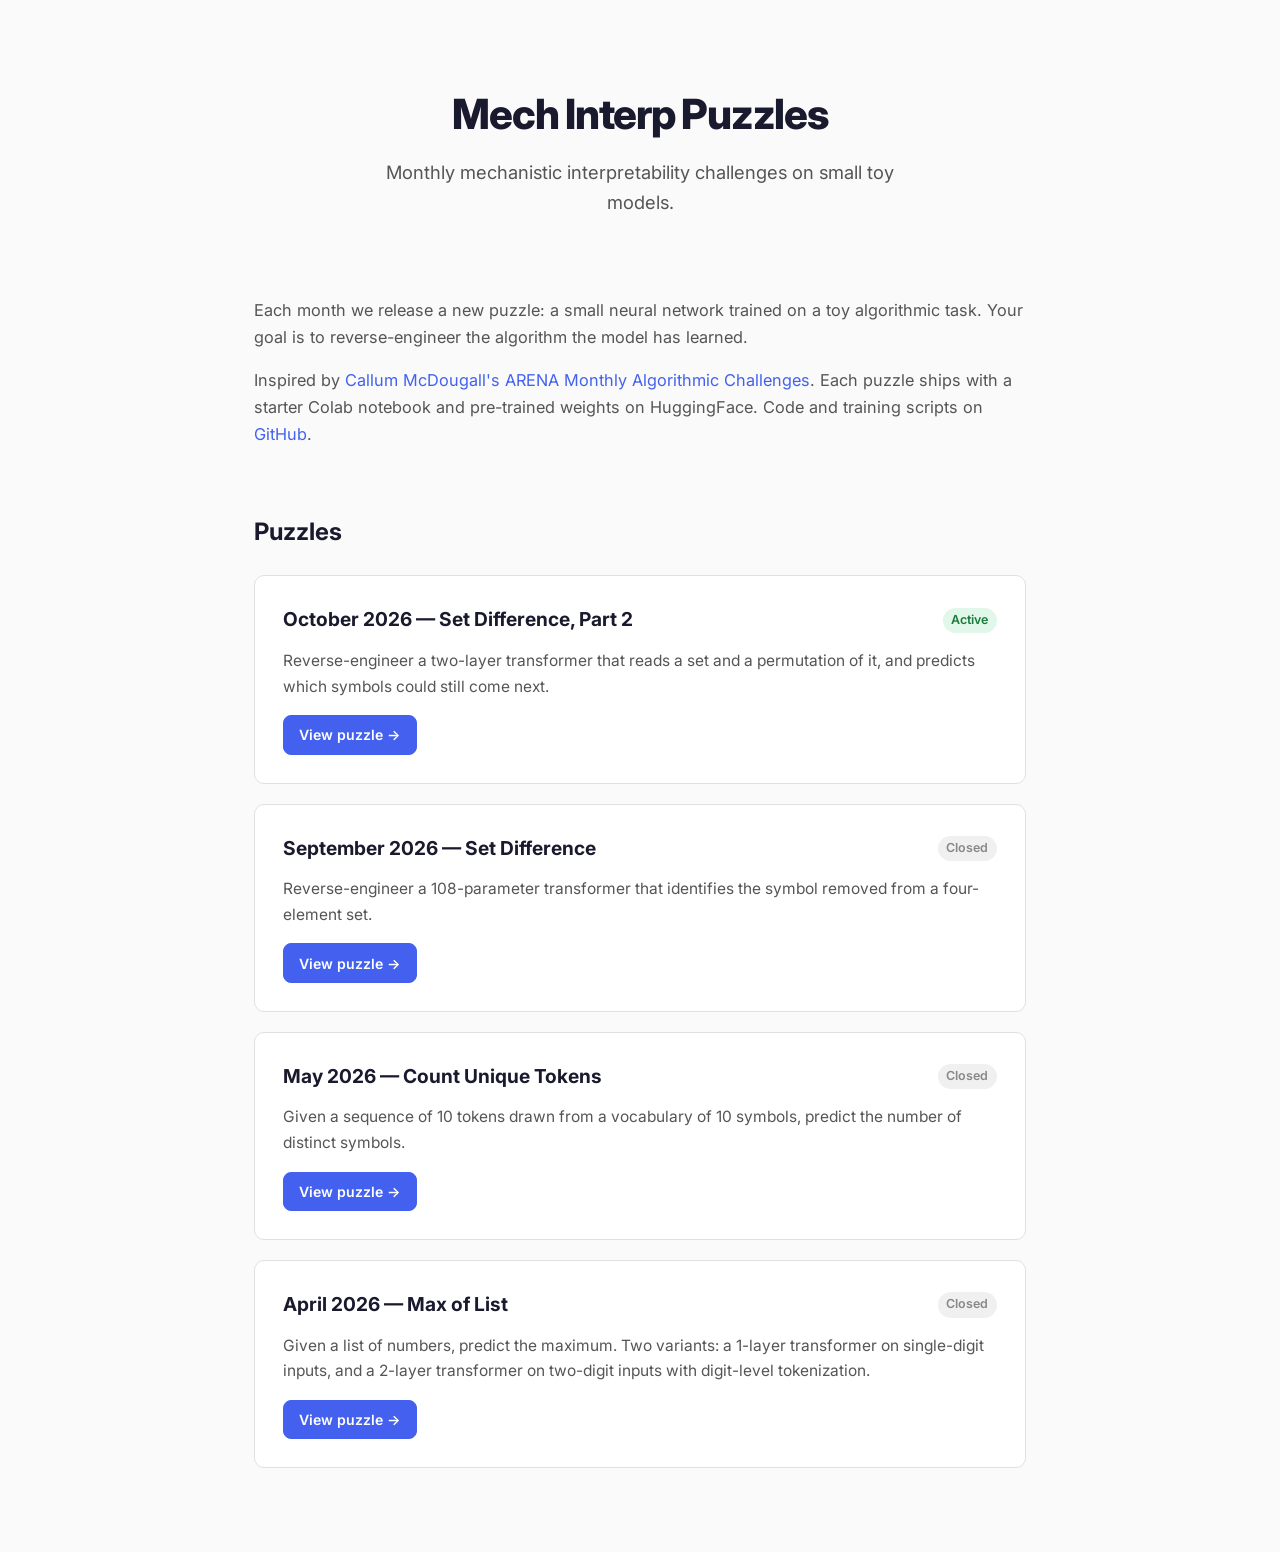
<file: public/index.html>
<!DOCTYPE html>
<html lang="en">
<head>
  <meta charset="UTF-8">
  <meta name="viewport" content="width=device-width, initial-scale=1.0">
  <title>Mech Interp Puzzles</title>
  <link rel="icon" href="data:image/svg+xml,<svg xmlns='http://www.w3.org/2000/svg' viewBox='0 0 100 100'><text y='.9em' font-size='90'>🧩</text></svg>">
  <link rel="preconnect" href="https://fonts.googleapis.com">
  <link href="https://fonts.googleapis.com/css2?family=Inter:wght@400;500;600;700;800&display=swap" rel="stylesheet">
  <link rel="stylesheet" href="style.css">
</head>
<body>

  <!-- Hero -->
  <section class="hero">
    <div class="container">
      <h1>Mech Interp Puzzles</h1>
      <p class="tagline">Monthly mechanistic interpretability challenges on small toy models.</p>
    </div>
  </section>

  <!-- About -->
  <section class="about">
    <div class="container">
      <p>
        Each month we release a new puzzle: a small neural network trained on a toy algorithmic task.
        Your goal is to reverse-engineer the algorithm the model has learned.
      </p>
      <p>
        Inspired by <a href="https://learn.arena.education/chapter1_transformer_interp/monthly_algorithmic/">Callum McDougall's ARENA Monthly Algorithmic Challenges</a>.
        Each puzzle ships with a starter Colab notebook and pre-trained weights on HuggingFace.
        Code and training scripts on <a href="https://github.com/andyrdt/puzzles">GitHub</a>.
      </p>
    </div>
  </section>

  <!-- Puzzles -->
  <section class="puzzles-section">
    <div class="container">
      <h2>Puzzles</h2>

      <div class="puzzle-card">
        <div class="puzzle-card-header">
          <h3><a href="october-2026.html">October 2026 &mdash; Set Difference, Part 2</a></h3>
          <span class="tag active">Active</span>
        </div>
        <p>
          Reverse-engineer a two-layer transformer that reads a set and a permutation of it,
          and predicts which symbols could still come next.
        </p>
        <div class="links">
          <a class="btn btn-primary" href="october-2026.html">View puzzle &rarr;</a>
        </div>
      </div>

      <div class="puzzle-card">
        <div class="puzzle-card-header">
          <h3><a href="september-2026.html">September 2026 &mdash; Set Difference</a></h3>
          <span class="tag closed">Closed</span>
        </div>
        <p>
          Reverse-engineer a 108-parameter transformer that identifies the symbol
          removed from a four-element set.
        </p>
        <div class="links">
          <a class="btn btn-primary" href="september-2026.html">View puzzle &rarr;</a>
        </div>
      </div>

      <div class="puzzle-card">
        <div class="puzzle-card-header">
          <h3><a href="may-2026.html">May 2026 &mdash; Count Unique Tokens</a></h3>
          <span class="tag closed">Closed</span>
        </div>
        <p>
          Given a sequence of 10 tokens drawn from a vocabulary of 10 symbols, predict
          the number of distinct symbols.
        </p>
        <div class="links">
          <a class="btn btn-primary" href="may-2026.html">View puzzle &rarr;</a>
        </div>
      </div>

      <div class="puzzle-card">
        <div class="puzzle-card-header">
          <h3><a href="april-2026.html">April 2026 &mdash; Max of List</a></h3>
          <span class="tag closed">Closed</span>
        </div>
        <p>
          Given a list of numbers, predict the maximum. Two variants: a 1-layer transformer
          on single-digit inputs, and a 2-layer transformer on two-digit inputs with digit-level
          tokenization.
        </p>
        <div class="links">
          <a class="btn btn-primary" href="april-2026.html">View puzzle &rarr;</a>
        </div>
      </div>

      <!-- Future months: copy the card above and update -->

    </div>
  </section>


</body>
</html>
</file>
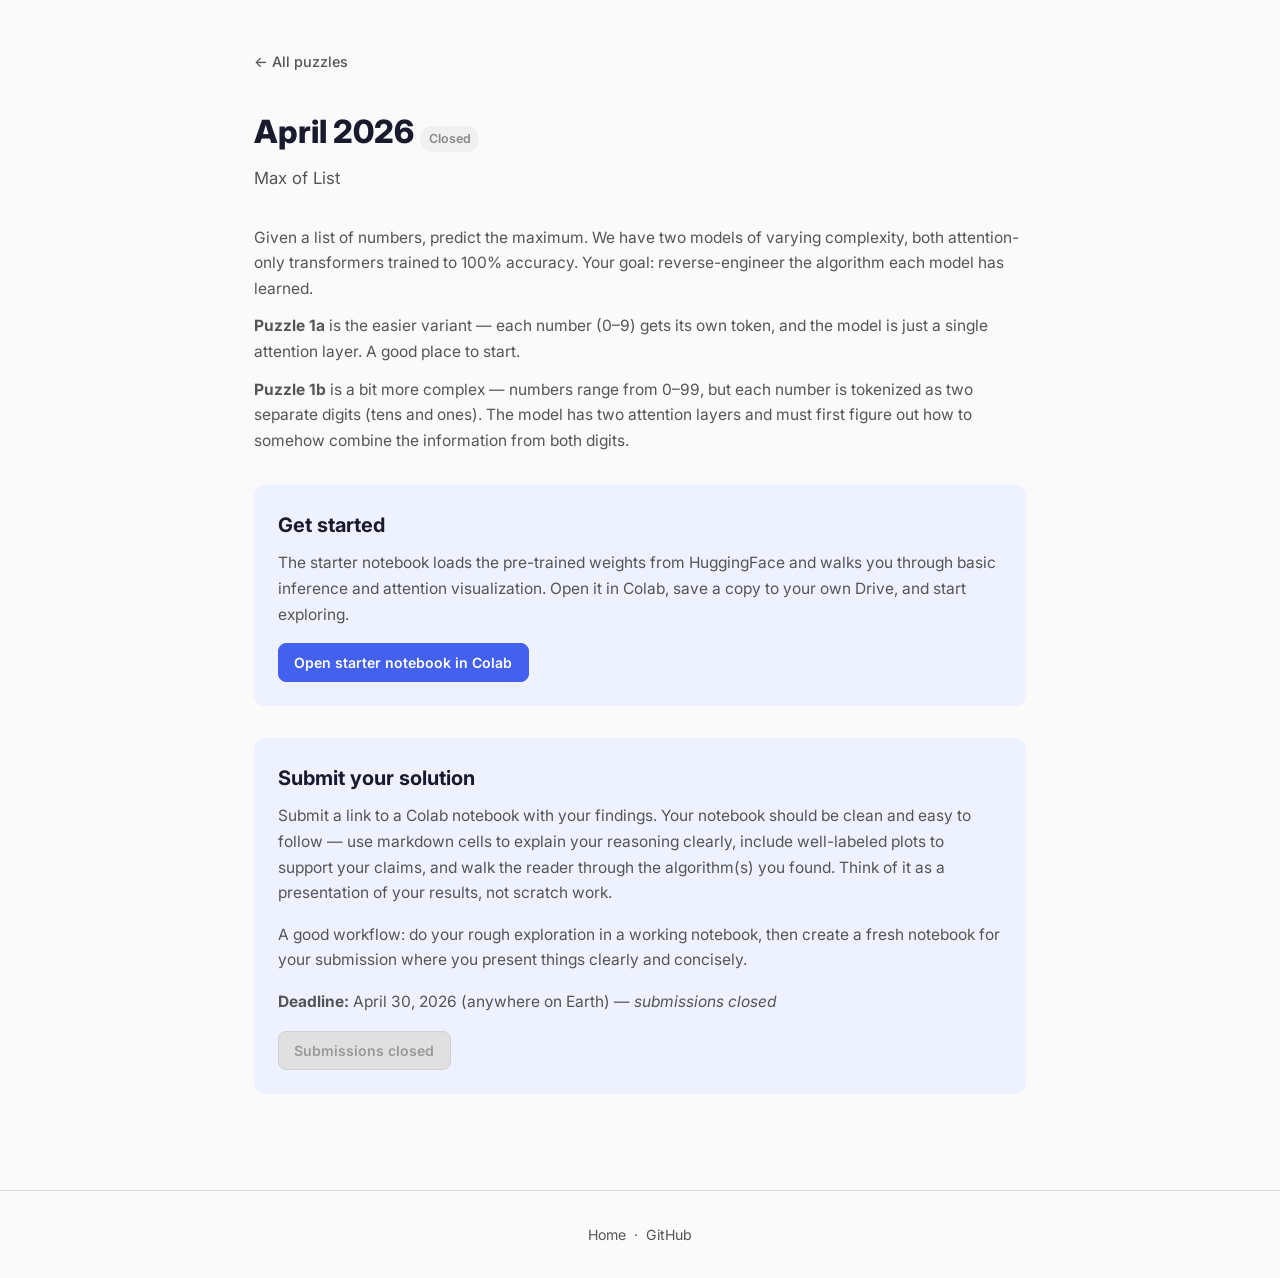
<file: public/april-2026.html>
<!DOCTYPE html>
<html lang="en">
<head>
  <meta charset="UTF-8">
  <meta name="viewport" content="width=device-width, initial-scale=1.0">
  <title>April 2026 &mdash; Mech Interp Puzzles</title>
  <link rel="icon" href="data:image/svg+xml,<svg xmlns='http://www.w3.org/2000/svg' viewBox='0 0 100 100'><text y='.9em' font-size='90'>🧩</text></svg>">
  <link rel="preconnect" href="https://fonts.googleapis.com">
  <link href="https://fonts.googleapis.com/css2?family=Inter:wght@400;500;600;700;800&display=swap" rel="stylesheet">
  <link rel="stylesheet" href="style.css">
</head>
<body>

  <div class="month-page">
    <div class="container">

      <a class="back-link" href="index.html">&larr; All puzzles</a>

      <h1>April 2026 <span class="tag closed">Closed</span></h1>
      <p class="subtitle">Max of List</p>

      <p>
        Given a list of numbers, predict the maximum. We have two models of varying complexity,
        both attention-only transformers trained to 100% accuracy. Your goal: reverse-engineer
        the algorithm each model has learned.
      </p>
      <p>
        <strong>Puzzle 1a</strong> is the easier variant &mdash; each number (0&ndash;9) gets its own token,
        and the model is just a single attention layer. A good place to start.
      </p>
      <p>
        <strong>Puzzle 1b</strong> is a bit more complex &mdash; numbers range from 0&ndash;99, but each number is
        tokenized as two separate digits (tens and ones). The model has two attention layers and
        must first figure out how to somehow combine the information from both digits.
      </p>

      <!-- Get started -->
      <div class="action-box">
        <h2>Get started</h2>
        <p>The starter notebook loads the pre-trained weights from HuggingFace and walks you through basic inference and attention visualization. Open it in Colab, save a copy to your own Drive, and start exploring.</p>
        <div class="links">
          <a class="btn btn-primary" href="https://colab.research.google.com/github/andyrdt/puzzles/blob/main/04_2026/starter_notebook.ipynb">Open starter notebook in Colab</a>
        </div>
      </div>

      <!-- Submission -->
      <div class="action-box">
        <h2>Submit your solution</h2>
        <p>
          Submit a link to a Colab notebook with your findings. Your notebook should be
          clean and easy to follow &mdash; use markdown cells to explain your reasoning clearly,
          include well-labeled plots to support your claims, and walk the reader through the
          algorithm(s) you found. Think of it as a presentation of your results, not scratch work.
        </p>
        <p>
          A good workflow: do your rough exploration in a working notebook, then create a fresh
          notebook for your submission where you present things clearly and concisely.
        </p>
        <p><strong>Deadline:</strong> April 30, 2026 (anywhere on Earth) &mdash; <em>submissions closed</em></p>
        <div class="links">
          <span class="btn btn-primary disabled" aria-disabled="true">Submissions closed</span>
        </div>
      </div>

    </div>
  </div>

  <footer>
    <div class="container">
      <a href="index.html">Home</a> &nbsp;&middot;&nbsp; <a href="https://github.com/andyrdt/puzzles">GitHub</a>
    </div>
  </footer>

</body>
</html>
</file>
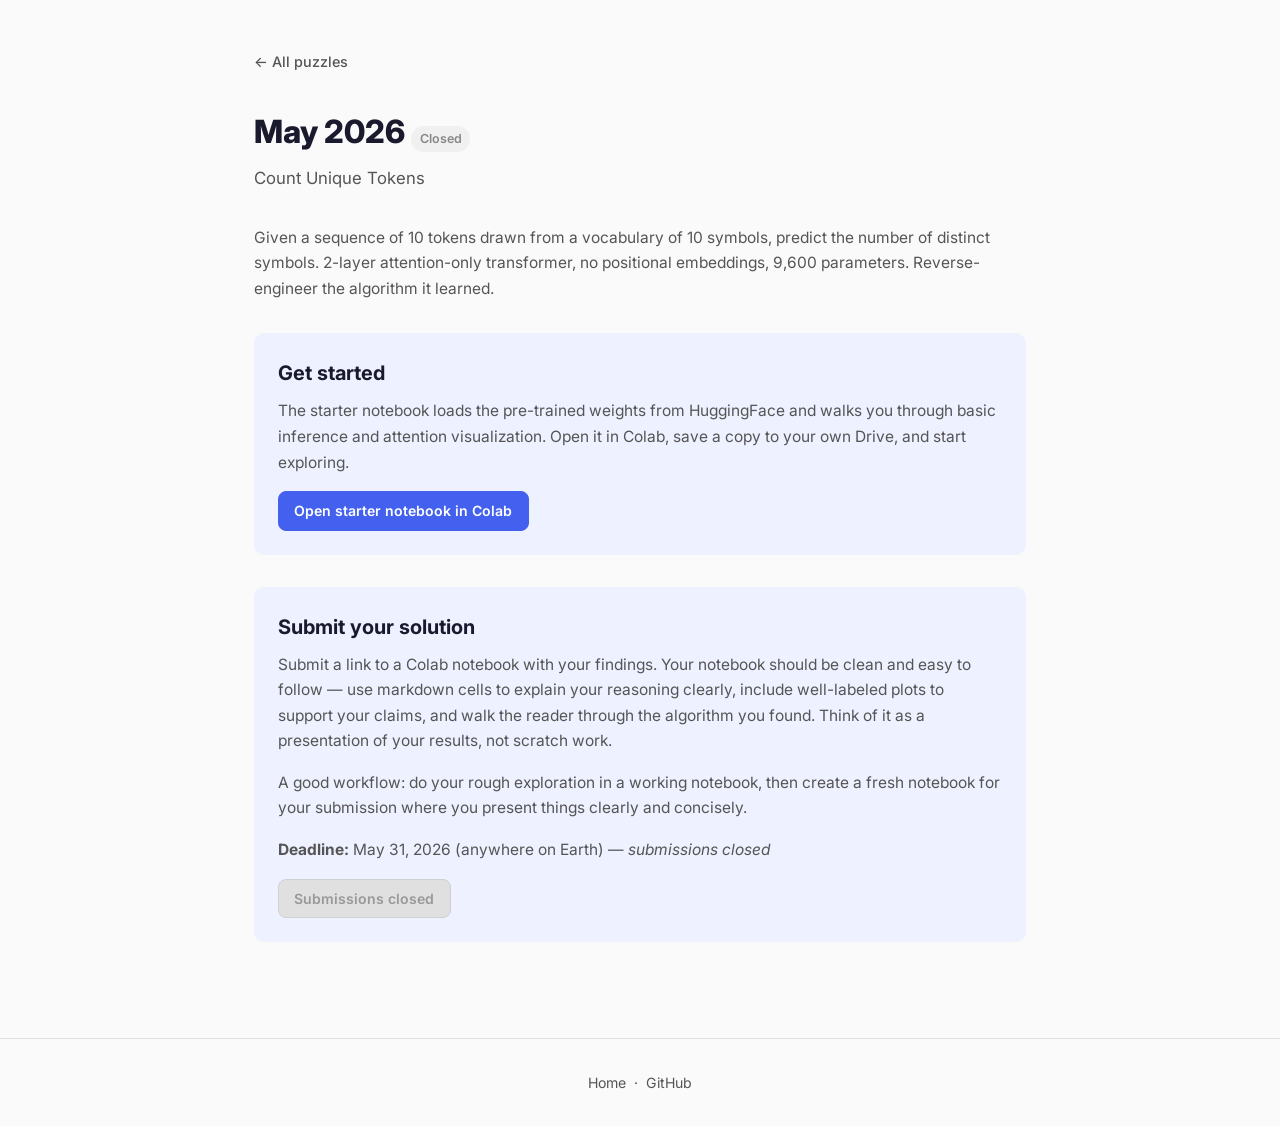
<file: public/may-2026.html>
<!DOCTYPE html>
<html lang="en">
<head>
  <meta charset="UTF-8">
  <meta name="viewport" content="width=device-width, initial-scale=1.0">
  <title>May 2026 &mdash; Mech Interp Puzzles</title>
  <link rel="icon" href="data:image/svg+xml,<svg xmlns='http://www.w3.org/2000/svg' viewBox='0 0 100 100'><text y='.9em' font-size='90'>🧩</text></svg>">
  <link rel="preconnect" href="https://fonts.googleapis.com">
  <link href="https://fonts.googleapis.com/css2?family=Inter:wght@400;500;600;700;800&display=swap" rel="stylesheet">
  <link rel="stylesheet" href="style.css">
</head>
<body>

  <div class="month-page">
    <div class="container">

      <a class="back-link" href="index.html">&larr; All puzzles</a>

      <h1>May 2026 <span class="tag closed">Closed</span></h1>
      <p class="subtitle">Count Unique Tokens</p>

      <p>
        Given a sequence of 10 tokens drawn from a vocabulary of 10 symbols, predict the number
        of distinct symbols. 2-layer attention-only transformer, no positional embeddings,
        9,600 parameters. Reverse-engineer the algorithm it learned.
      </p>

      <!-- Get started -->
      <div class="action-box">
        <h2>Get started</h2>
        <p>The starter notebook loads the pre-trained weights from HuggingFace and walks you through basic inference and attention visualization. Open it in Colab, save a copy to your own Drive, and start exploring.</p>
        <div class="links">
          <a class="btn btn-primary" href="https://colab.research.google.com/github/andyrdt/puzzles/blob/main/05_2026/starter_notebook.ipynb">Open starter notebook in Colab</a>
        </div>
      </div>

      <!-- Submission -->
      <div class="action-box">
        <h2>Submit your solution</h2>
        <p>
          Submit a link to a Colab notebook with your findings. Your notebook should be
          clean and easy to follow &mdash; use markdown cells to explain your reasoning clearly,
          include well-labeled plots to support your claims, and walk the reader through the
          algorithm you found. Think of it as a presentation of your results, not scratch work.
        </p>
        <p>
          A good workflow: do your rough exploration in a working notebook, then create a fresh
          notebook for your submission where you present things clearly and concisely.
        </p>
        <p><strong>Deadline:</strong> May 31, 2026 (anywhere on Earth) &mdash; <em>submissions closed</em></p>
        <div class="links">
          <span class="btn btn-primary disabled" aria-disabled="true">Submissions closed</span>
        </div>
      </div>

    </div>
  </div>

  <footer>
    <div class="container">
      <a href="index.html">Home</a> &nbsp;&middot;&nbsp; <a href="https://github.com/andyrdt/puzzles">GitHub</a>
    </div>
  </footer>

</body>
</html>
</file>
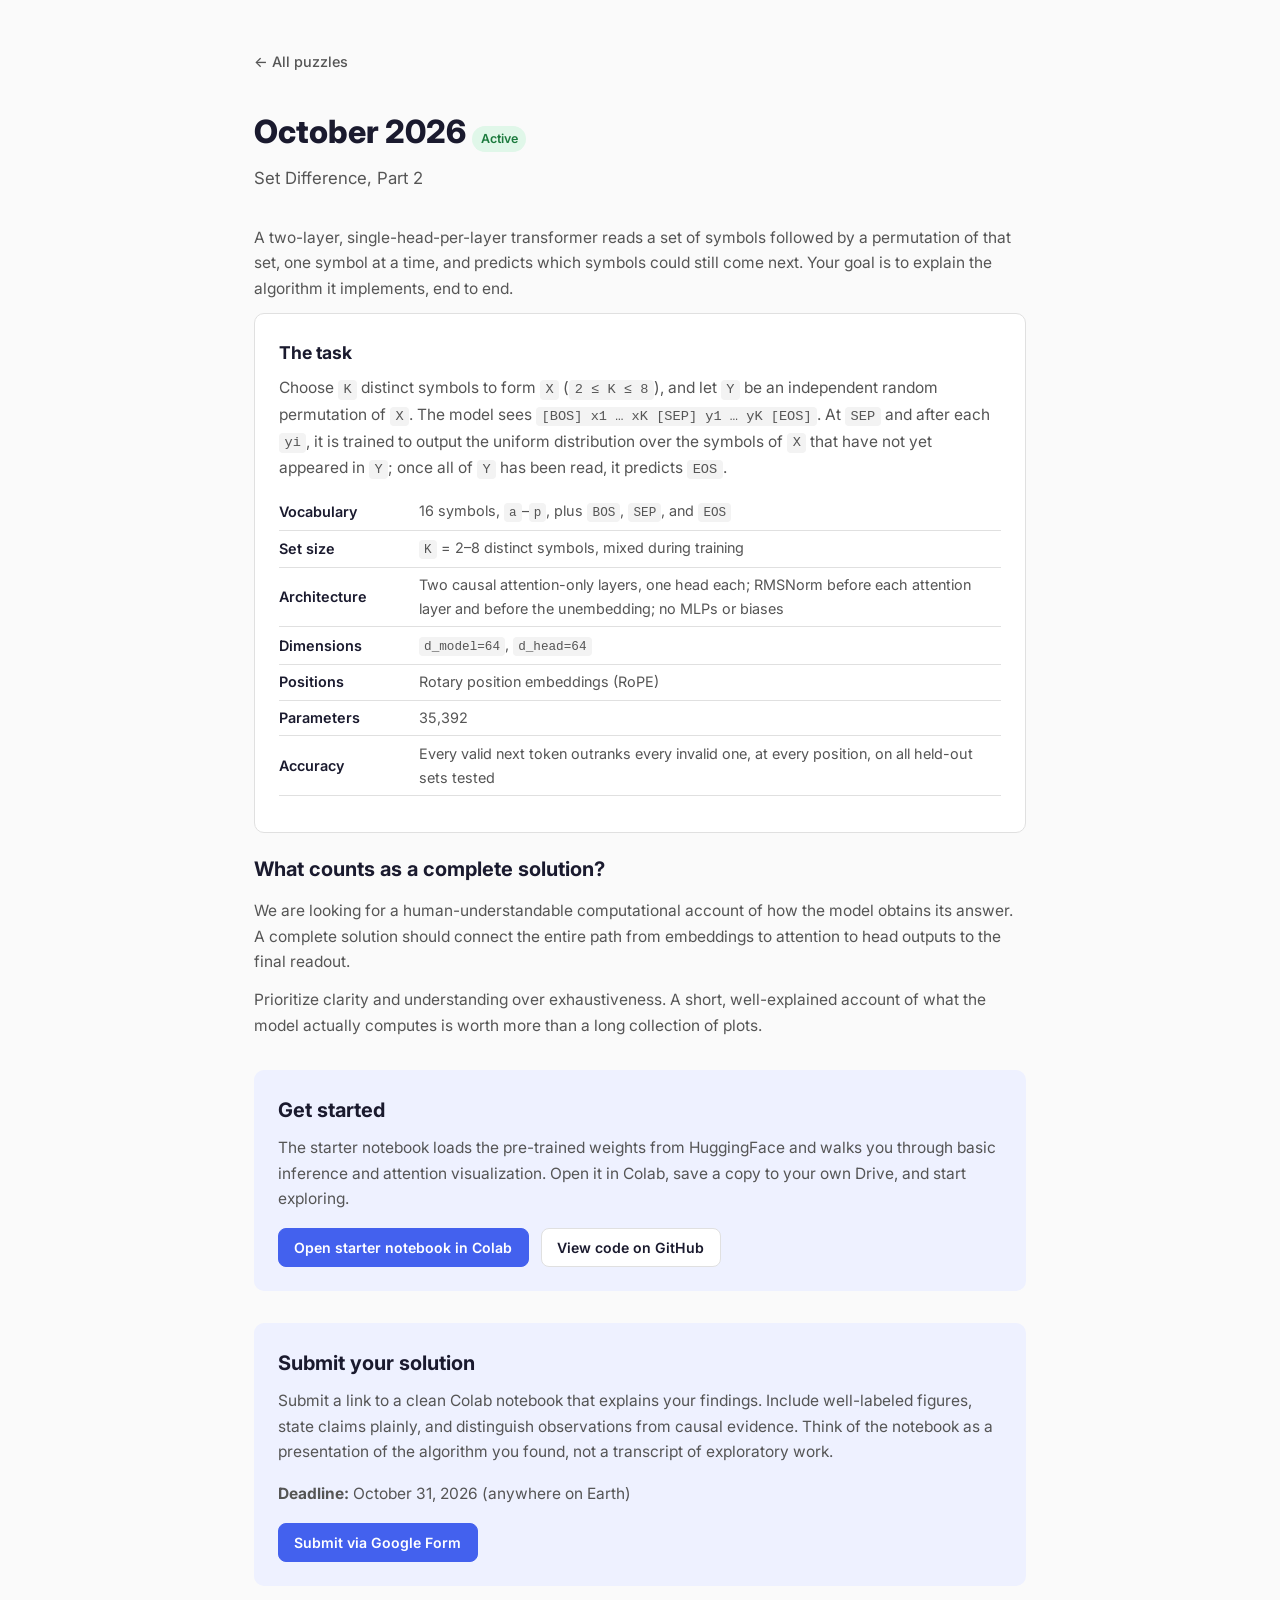
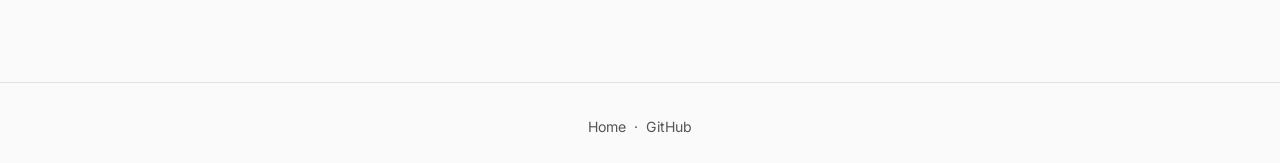
<file: public/october-2026.html>
<!DOCTYPE html>
<html lang="en">
<head>
  <meta charset="UTF-8">
  <meta name="viewport" content="width=device-width, initial-scale=1.0">
  <title>October 2026 &mdash; Mech Interp Puzzles</title>
  <link rel="icon" href="data:image/svg+xml,<svg xmlns='http://www.w3.org/2000/svg' viewBox='0 0 100 100'><text y='.9em' font-size='90'>🧩</text></svg>">
  <link rel="preconnect" href="https://fonts.googleapis.com">
  <link href="https://fonts.googleapis.com/css2?family=Inter:wght@400;500;600;700;800&display=swap" rel="stylesheet">
  <link rel="stylesheet" href="style.css">
</head>
<body>

  <div class="month-page">
    <div class="container">

      <a class="back-link" href="index.html">&larr; All puzzles</a>

      <h1>October 2026 <span class="tag active">Active</span></h1>
      <p class="subtitle">Set Difference, Part 2</p>

      <p>
        A two-layer, single-head-per-layer transformer reads a set of symbols followed by a
        permutation of that set, one symbol at a time, and predicts which symbols could still
        come next. Your goal is to explain the algorithm it implements, end to end.
      </p>

      <div class="puzzle-detail">
        <h3>The task</h3>
        <p>
          Choose <code>K</code> distinct symbols to form <code>X</code> (<code>2 &le; K &le; 8</code>),
          and let <code>Y</code> be an independent random permutation of <code>X</code>.
          The model sees
          <code>[BOS] x1 &hellip; xK [SEP] y1 &hellip; yK [EOS]</code>.
          At <code>SEP</code> and after each <code>yi</code>, it is trained to output the uniform
          distribution over the symbols of <code>X</code> that have not yet appeared in <code>Y</code>;
          once all of <code>Y</code> has been read, it predicts <code>EOS</code>.
        </p>
        <table class="spec-table">
          <tr><td>Vocabulary</td><td>16 symbols, <code>a</code>&ndash;<code>p</code>, plus <code>BOS</code>, <code>SEP</code>, and <code>EOS</code></td></tr>
          <tr><td>Set size</td><td><code>K</code> = 2&ndash;8 distinct symbols, mixed during training</td></tr>
          <tr><td>Architecture</td><td>Two causal attention-only layers, one head each; RMSNorm before each attention layer and before the unembedding; no MLPs or biases</td></tr>
          <tr><td>Dimensions</td><td><code>d_model=64</code>, <code>d_head=64</code></td></tr>
          <tr><td>Positions</td><td>Rotary position embeddings (RoPE)</td></tr>
          <tr><td>Parameters</td><td>35,392</td></tr>
          <tr><td>Accuracy</td><td>Every valid next token outranks every invalid one, at every position, on all held-out sets tested</td></tr>
        </table>
      </div>

      <h2>What counts as a complete solution?</h2>
      <p>
        We are looking for a human-understandable computational account of how the
        model obtains its answer. A complete solution should connect the entire path
        from embeddings to attention to head outputs to the final readout.
      </p>
      <p>
        Prioritize clarity and understanding over exhaustiveness. A short, well-explained
        account of what the model actually computes is worth more than a long collection
        of plots.
      </p>

      <div class="action-box">
        <h2>Get started</h2>
        <p>
          The starter notebook loads the pre-trained weights from HuggingFace and walks you
          through basic inference and attention visualization. Open it in Colab, save a copy
          to your own Drive, and start exploring.
        </p>
        <div class="links">
          <a class="btn btn-primary" href="https://colab.research.google.com/github/andyrdt/puzzles/blob/main/10_2026/starter_notebook.ipynb">Open starter notebook in Colab</a>
          <a class="btn" href="https://github.com/andyrdt/puzzles/tree/main/10_2026">View code on GitHub</a>
        </div>
      </div>

      <div class="action-box">
        <h2>Submit your solution</h2>
        <p>
          Submit a link to a clean Colab notebook that explains your findings. Include
          well-labeled figures, state claims plainly, and distinguish observations from
          causal evidence. Think of the notebook as a presentation of the algorithm you
          found, not a transcript of exploratory work.
        </p>
        <p><strong>Deadline:</strong> October 31, 2026 (anywhere on Earth)</p>
        <div class="links">
          <a class="btn btn-primary" href="https://forms.gle/mGP3dEyhS8atL7Z16">Submit via Google Form</a>
        </div>
      </div>

    </div>
  </div>

  <footer>
    <div class="container">
      <a href="index.html">Home</a> &nbsp;&middot;&nbsp; <a href="https://github.com/andyrdt/puzzles">GitHub</a>
    </div>
  </footer>

</body>
</html>
</file>
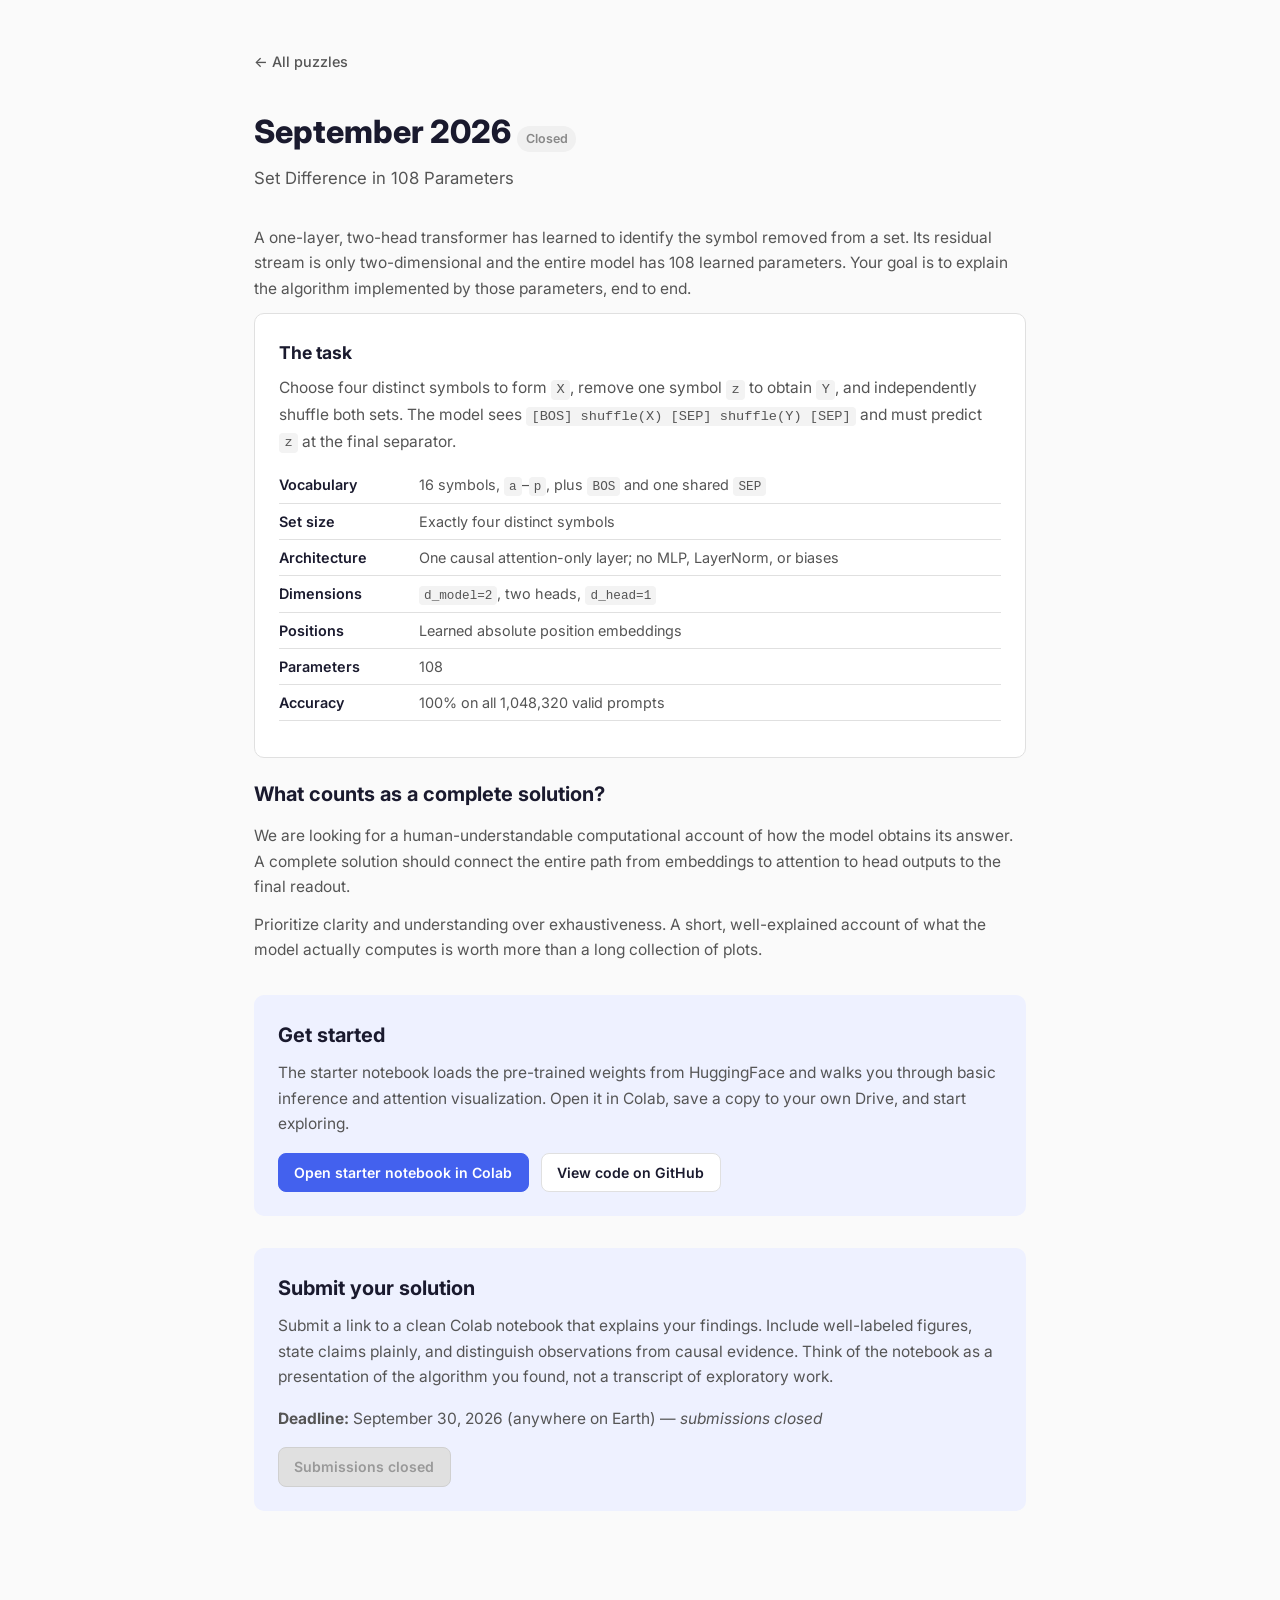
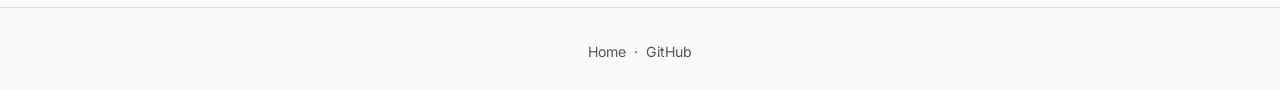
<file: public/september-2026.html>
<!DOCTYPE html>
<html lang="en">
<head>
  <meta charset="UTF-8">
  <meta name="viewport" content="width=device-width, initial-scale=1.0">
  <title>September 2026 &mdash; Mech Interp Puzzles</title>
  <link rel="icon" href="data:image/svg+xml,<svg xmlns='http://www.w3.org/2000/svg' viewBox='0 0 100 100'><text y='.9em' font-size='90'>🧩</text></svg>">
  <link rel="preconnect" href="https://fonts.googleapis.com">
  <link href="https://fonts.googleapis.com/css2?family=Inter:wght@400;500;600;700;800&display=swap" rel="stylesheet">
  <link rel="stylesheet" href="style.css">
</head>
<body>

  <div class="month-page">
    <div class="container">

      <a class="back-link" href="index.html">&larr; All puzzles</a>

      <h1>September 2026 <span class="tag closed">Closed</span></h1>
      <p class="subtitle">Set Difference in 108 Parameters</p>

      <p>
        A one-layer, two-head transformer has learned to identify the symbol removed
        from a set. Its residual stream is only two-dimensional and the entire model
        has 108 learned parameters. Your goal is to explain the algorithm implemented
        by those parameters, end to end.
      </p>

      <div class="puzzle-detail">
        <h3>The task</h3>
        <p>
          Choose four distinct symbols to form <code>X</code>, remove one symbol
          <code>z</code> to obtain <code>Y</code>, and independently shuffle both sets.
          The model sees
          <code>[BOS] shuffle(X) [SEP] shuffle(Y) [SEP]</code>
          and must predict <code>z</code> at the final separator.
        </p>
        <table class="spec-table">
          <tr><td>Vocabulary</td><td>16 symbols, <code>a</code>&ndash;<code>p</code>, plus <code>BOS</code> and one shared <code>SEP</code></td></tr>
          <tr><td>Set size</td><td>Exactly four distinct symbols</td></tr>
          <tr><td>Architecture</td><td>One causal attention-only layer; no MLP, LayerNorm, or biases</td></tr>
          <tr><td>Dimensions</td><td><code>d_model=2</code>, two heads, <code>d_head=1</code></td></tr>
          <tr><td>Positions</td><td>Learned absolute position embeddings</td></tr>
          <tr><td>Parameters</td><td>108</td></tr>
          <tr><td>Accuracy</td><td>100% on all 1,048,320 valid prompts</td></tr>
        </table>
      </div>

      <h2>What counts as a complete solution?</h2>
      <p>
        We are looking for a human-understandable computational account of how the
        model obtains its answer. A complete solution should connect the entire path
        from embeddings to attention to head outputs to the final readout.
      </p>
      <p>
        Prioritize clarity and understanding over exhaustiveness. A short, well-explained
        account of what the model actually computes is worth more than a long collection
        of plots.
      </p>

      <div class="action-box">
        <h2>Get started</h2>
        <p>
          The starter notebook loads the pre-trained weights from HuggingFace and walks you
          through basic inference and attention visualization. Open it in Colab, save a copy
          to your own Drive, and start exploring.
        </p>
        <div class="links">
          <a class="btn btn-primary" href="https://colab.research.google.com/github/andyrdt/puzzles/blob/main/09_2026/starter_notebook.ipynb">Open starter notebook in Colab</a>
          <a class="btn" href="https://github.com/andyrdt/puzzles/tree/main/09_2026">View code on GitHub</a>
        </div>
      </div>

      <div class="action-box">
        <h2>Submit your solution</h2>
        <p>
          Submit a link to a clean Colab notebook that explains your findings. Include
          well-labeled figures, state claims plainly, and distinguish observations from
          causal evidence. Think of the notebook as a presentation of the algorithm you
          found, not a transcript of exploratory work.
        </p>
        <p><strong>Deadline:</strong> September 30, 2026 (anywhere on Earth) &mdash; <em>submissions closed</em></p>
        <div class="links">
          <span class="btn btn-primary disabled" aria-disabled="true">Submissions closed</span>
        </div>
      </div>

    </div>
  </div>

  <footer>
    <div class="container">
      <a href="index.html">Home</a> &nbsp;&middot;&nbsp; <a href="https://github.com/andyrdt/puzzles">GitHub</a>
    </div>
  </footer>

</body>
</html>
</file>
<file: public/style.css>
/* ── Reset & Base ── */
*, *::before, *::after { box-sizing: border-box; margin: 0; padding: 0; }

:root {
  --bg: #fafafa;
  --surface: #ffffff;
  --text: #1a1a2e;
  --text-secondary: #555;
  --accent: #4361ee;
  --accent-hover: #3a56d4;
  --border: #e0e0e0;
  --tag-bg: #eef1ff;
  --tag-text: #4361ee;
  --radius: 10px;
  --max-width: 820px;
}

html { scroll-behavior: smooth; }

body {
  font-family: 'Inter', -apple-system, BlinkMacSystemFont, 'Segoe UI', sans-serif;
  background: var(--bg);
  color: var(--text);
  line-height: 1.65;
  -webkit-font-smoothing: antialiased;
}

a { color: var(--accent); text-decoration: none; }
a:hover { text-decoration: underline; }

/* ── Layout ── */
.container { max-width: var(--max-width); margin: 0 auto; padding: 0 1.5rem; }

/* ── Hero ── */
.hero {
  padding: 5rem 0 3rem;
  text-align: center;
}

.hero h1 {
  font-size: 2.6rem;
  font-weight: 800;
  letter-spacing: -0.03em;
  margin-bottom: 0.5rem;
}

.hero .tagline {
  font-size: 1.15rem;
  color: var(--text-secondary);
  max-width: 540px;
  margin: 0 auto;
}

/* ── About Section ── */
.about {
  padding: 2rem 0 3rem;
}

.about h2 {
  font-size: 1.5rem;
  font-weight: 700;
  margin-bottom: 1rem;
}

.about p {
  color: var(--text-secondary);
  margin-bottom: 1rem;
  font-size: 1.02rem;
}

.about p:last-child { margin-bottom: 0; }

.highlight-box {
  background: var(--tag-bg);
  border-left: 4px solid var(--accent);
  border-radius: 0 var(--radius) var(--radius) 0;
  padding: 1rem 1.25rem;
  margin: 1.5rem 0;
  font-size: 0.97rem;
  color: var(--text);
}

/* ── Puzzles Grid ── */
.puzzles-section {
  padding: 1rem 0 4rem;
}

.puzzles-section h2 {
  font-size: 1.5rem;
  font-weight: 700;
  margin-bottom: 1.5rem;
}

.puzzle-card {
  background: var(--surface);
  border: 1px solid var(--border);
  border-radius: var(--radius);
  padding: 1.75rem;
  margin-bottom: 1.25rem;
  transition: box-shadow 0.2s, border-color 0.2s;
}

.puzzle-card:hover {
  border-color: var(--accent);
  box-shadow: 0 4px 20px rgba(67, 97, 238, 0.08);
}

.puzzle-card-header {
  display: flex;
  align-items: center;
  justify-content: space-between;
  gap: 1rem;
  margin-bottom: 0.75rem;
  flex-wrap: wrap;
}

.puzzle-card h3 {
  font-size: 1.2rem;
  font-weight: 700;
}

.puzzle-card h3 a {
  color: var(--text);
}

.puzzle-card h3 a:hover {
  color: var(--accent);
  text-decoration: none;
}

.tag {
  display: inline-block;
  font-size: 0.78rem;
  font-weight: 600;
  padding: 0.2em 0.7em;
  border-radius: 999px;
  background: var(--tag-bg);
  color: var(--tag-text);
  white-space: nowrap;
}

.tag.active { background: #e0f7e9; color: #1b7a3d; }
.tag.upcoming { background: #fff3e0; color: #b36b00; }
.tag.closed { background: #f0f0f0; color: #888; }

.puzzle-card p {
  color: var(--text-secondary);
  font-size: 0.97rem;
  margin-bottom: 1rem;
}

.puzzle-card .links {
  display: flex;
  gap: 0.75rem;
  flex-wrap: wrap;
}

.btn {
  display: inline-flex;
  align-items: center;
  gap: 0.4rem;
  font-size: 0.88rem;
  font-weight: 600;
  padding: 0.5em 1.1em;
  border-radius: 8px;
  border: 1px solid var(--border);
  background: var(--surface);
  color: var(--text);
  cursor: pointer;
  transition: all 0.15s;
  text-decoration: none;
}

.btn:hover {
  border-color: var(--accent);
  color: var(--accent);
  text-decoration: none;
}

.btn-primary {
  background: var(--accent);
  border-color: var(--accent);
  color: #fff;
}

.btn-primary:hover {
  background: var(--accent-hover);
  border-color: var(--accent-hover);
  color: #fff;
}

.btn.disabled,
.btn.disabled:hover {
  background: #e0e0e0;
  border-color: #d0d0d0;
  color: #999;
  cursor: not-allowed;
  pointer-events: none;
  text-decoration: none;
}

/* ── Month Page ── */
.month-page { padding: 3rem 0 4rem; }

.back-link {
  display: inline-flex;
  align-items: center;
  gap: 0.3rem;
  font-size: 0.9rem;
  font-weight: 500;
  margin-bottom: 2rem;
  color: var(--text-secondary);
}

.back-link:hover { color: var(--accent); text-decoration: none; }

.month-page h1 {
  font-size: 2rem;
  font-weight: 800;
  margin-bottom: 0.4rem;
}

.month-page .subtitle {
  color: var(--text-secondary);
  font-size: 1.05rem;
  margin-bottom: 2rem;
}

.month-page h2 {
  font-size: 1.25rem;
  font-weight: 700;
  margin: 2rem 0 0.75rem;
}

.month-page h2:first-of-type { margin-top: 0; }

.month-page p, .month-page li {
  color: var(--text-secondary);
  font-size: 0.97rem;
  margin-bottom: 0.75rem;
}

.month-page ul {
  padding-left: 1.25rem;
  margin-bottom: 1rem;
}

.month-page li { margin-bottom: 0.4rem; }

.puzzle-detail {
  background: var(--surface);
  border: 1px solid var(--border);
  border-radius: var(--radius);
  padding: 1.5rem;
  margin-bottom: 1.25rem;
}

.puzzle-detail h3 {
  font-size: 1.1rem;
  font-weight: 700;
  margin-bottom: 0.5rem;
}

.spec-table {
  width: 100%;
  font-size: 0.9rem;
  border-collapse: collapse;
  margin: 0.75rem 0;
}

.spec-table td {
  padding: 0.35rem 0.75rem 0.35rem 0;
  border-bottom: 1px solid var(--border);
  color: var(--text-secondary);
}

.spec-table td:first-child {
  font-weight: 600;
  color: var(--text);
  white-space: nowrap;
  width: 140px;
}

code {
  font-family: 'JetBrains Mono', 'Fira Code', monospace;
  font-size: 0.88em;
  background: #f3f3f3;
  padding: 0.15em 0.4em;
  border-radius: 4px;
}

.action-box {
  background: var(--tag-bg);
  border-radius: var(--radius);
  padding: 1.5rem;
  margin: 2rem 0;
}

.action-box h2 {
  margin-top: 0;
  margin-bottom: 0.5rem;
}

.action-box p {
  margin-bottom: 1rem;
}

.action-box .links {
  display: flex;
  gap: 0.75rem;
  flex-wrap: wrap;
}

/* ── Footer ── */
footer {
  padding: 2rem 0;
  border-top: 1px solid var(--border);
  text-align: center;
  font-size: 0.88rem;
  color: var(--text-secondary);
}

footer a { color: var(--text-secondary); }
footer a:hover { color: var(--accent); }

/* ── Responsive ── */
@media (max-width: 600px) {
  .hero h1 { font-size: 1.8rem; }
  .hero { padding: 3rem 0 2rem; }
  .puzzle-card-header { flex-direction: column; align-items: flex-start; gap: 0.5rem; }
}
</file>
